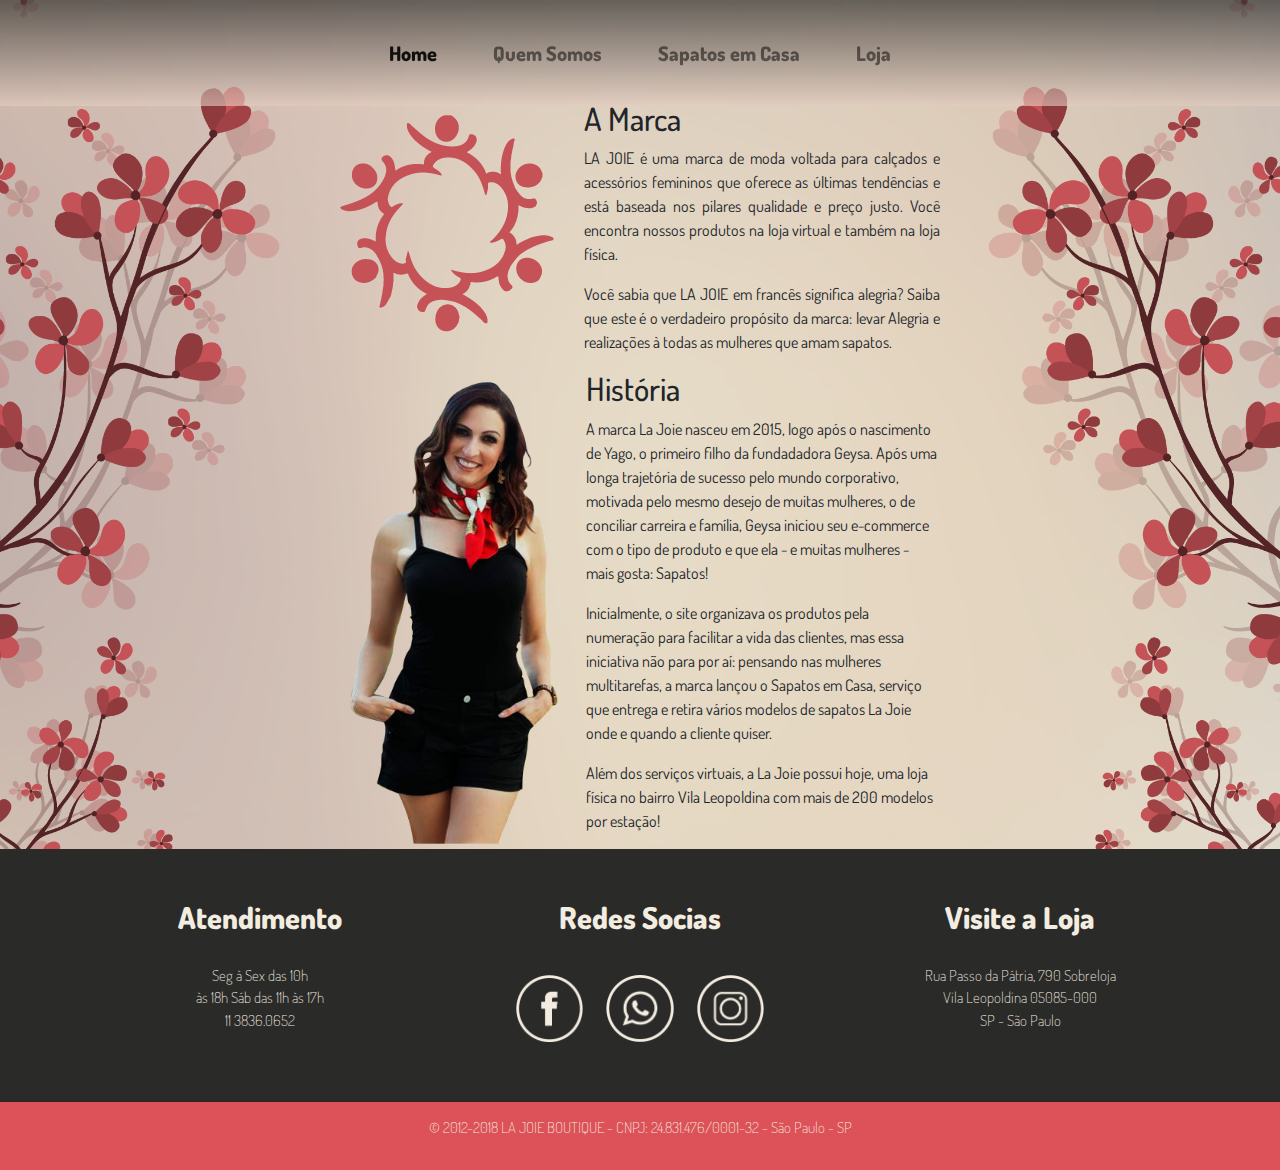
<file: LaJoieBoutique-master/quemsomos.html>
<!DOCTYPE html>
<html>

<head>

    <meta charset="utf-8" />
    <meta http-equiv="X-UA-Compatible" content="IE=edge">
    <title>La Joie Boutique</title>
    <link rel="shortcut icon" href="imgs/icon1.png">
    <meta name="viewport" content="width=device-width, initial-scale=1">
    <link href="https://fonts.googleapis.com/css?family=Dosis:300,400,600,700|Poiret+One" rel="stylesheet">

    <link rel="stylesheet" href="https://maxcdn.bootstrapcdn.com/bootstrap/4.1.0/css/bootstrap.min.css">
    <link rel="stylesheet" href="css/style.css" /> 
    <script src="https://ajax.googleapis.com/ajax/libs/jquery/3.3.1/jquery.min.js"></script>
    <script src="https://maxcdn.bootstrapcdn.com/bootstrap/4.1.0/js/bootstrap.min.js"></script>

</head>

<body>

    <nav class="navbar navbar-expand-lg navbar-light bg-transparent fixed-top">
        <div class="container">

            <button style="margin: 0 auto;" class="navbar-toggler" type="button" data-toggle="collapse" data-target="#navr" aria-label="Toggle navigation">
                <span class="navbar-toggler-icon"></span>
            </button>

            <div class="collapse navbar-collapse" id="navr">
                <ul class="navbar-nav mx-auto">
                    <li class="nav-item active">
                        <a class="nav-link" href="index.html">
                            <strong>Home </strong>
                        </a>
                    </li>
                    <li class="nav-item">
                        <a class="nav-link" href="sobre.html">
                            <strong>Quem Somos </strong>
                        </a>
                    </li>
                    <li class="nav-item">
                        <a class="nav-link" href="SapatosemCasa.html">
                            <strong>Sapatos em Casa </strong>
                        </a>
                    </li>
                    <li class="nav-item">
                        <a class="nav-link" href="https://www.comprelajoie.com.br/">
                            <strong>Loja </strong>
                        </a>
                    </li>
                </ul>
            </div>
        </div>
    </nav>
    <main>
        <div class="sobre">
            <div class="sobremarca">
                <div class="responsivo">
                    <img src="imgs/icon1.png" alt="Logotipo Da LaJoile">
                </div>
                <div class="marca">
                    <h2>A Marca</h2>
                    <p class="text-justify">LA JOIE é uma marca de moda voltada para calçados e acessórios femininos que oferece as últimas tendências
                        e está baseada nos pilares qualidade e preço justo. Você encontra nossos produtos na loja virtual
                        e também na loja física.</p>
                    <p class="text-justify">Você sabia que LA JOIE em francês significa alegria? Saiba que este é o verdadeiro propósito da marca:
                        levar Alegria e realizações à todas as mulheres que amam sapatos.</p>
                </div>
            </div>
            <div class="history">
                <img src="imgs/Fundadora.png" alt="Foto da Fundadora da loja">
                <div class="sobrehistory">
                    <h2>História</h2>
                    <pclass="text-justify">A marca La Joie nasceu em 2015, logo após o nascimento de Yago, o primeiro filho da fundadadora Geysa.
                        Após uma longa trajetória de sucesso pelo mundo corporativo, motivada pelo mesmo desejo de muitas
                        mulheres, o de conciliar carreira e família, Geysa iniciou seu e-commerce com o tipo de produto e
                        que ela - e muitas mulheres - mais gosta: Sapatos!</p>
                        <p>Inicialmente, o site organizava os produtos pela numeração para facilitar a vida das clientes, mas
                            essa iniciativa não para por aí: pensando nas mulheres multitarefas, a marca lançou o Sapatos
                            em Casa, serviço que entrega e retira vários modelos de sapatos La Joie onde e quando a cliente
                            quiser.
                        </P>
                        <P> Além dos serviços virtuais, a La Joie possui hoje, uma loja física no bairro Vila Leopoldina com
                            mais de 200 modelos por estação! </p>
                </div>
            </div>
        </div>

    </main>




    <footer class="text-center">
        <div class="footer-above">
            <div class="container">
                <div class="row">
                    <div class="footer-col col-md-4">
                        <h3>Atendimento</h3>
                        <p class="pfooter"> Seg à Sex das 10h
                            <br> às 18h Sáb das 11h às 17h
                            <br> 11 3836.0652
                        </p>
                    </div>
                    <div class="footer-col col-md-4">
                        <h3>Redes Socias</h3>
                        <div class="list-inline">
                            <!-- some social networks -->
                            <a href="https://www.facebook.com/lajoieboutique">
                                <img class="social-icon" src="imgs/face.png">
                            </a>

                            <a href="https://api.whatsapp.com/send?phone=5511998805646&text=A%20La%20Joie%20agradece%20o%20seu%20contato!">
                                <img class="social-icon" src="imgs/whatts.png">
                            </a>

                            <a href="https://www.instagram.com/lajoieboutique/">
                                <img class="social-icon" src="imgs/insta.png">
                            </a>


                        </div>
                    </div>
                    <div class="footer-col col-md-4">
                        <h3>Visite a Loja</h3>
                        <p class="pfooter"> Rua Passo da Pátria, 790 Sobreloja
                            <br> Vila Leopoldina 05085-000
                            <br> SP - São Paulo
                        </p>
                    </div>
                </div>
            </div>
        </div>
        <div class="footer-below">
            <div class="container">
                <div class="row">
                    <div class="col-lg-12">
                        <p class="creditos">© 2012-2018 LA JOIE BOUTIQUE - CNPJ: 24.831.476/0001-32 - São Paulo - SP</p>
                    </div>
                </div>
            </div>
        </div>
    </footer>



    <script src="js/script.js"></script>


</body>

</html>
</file>
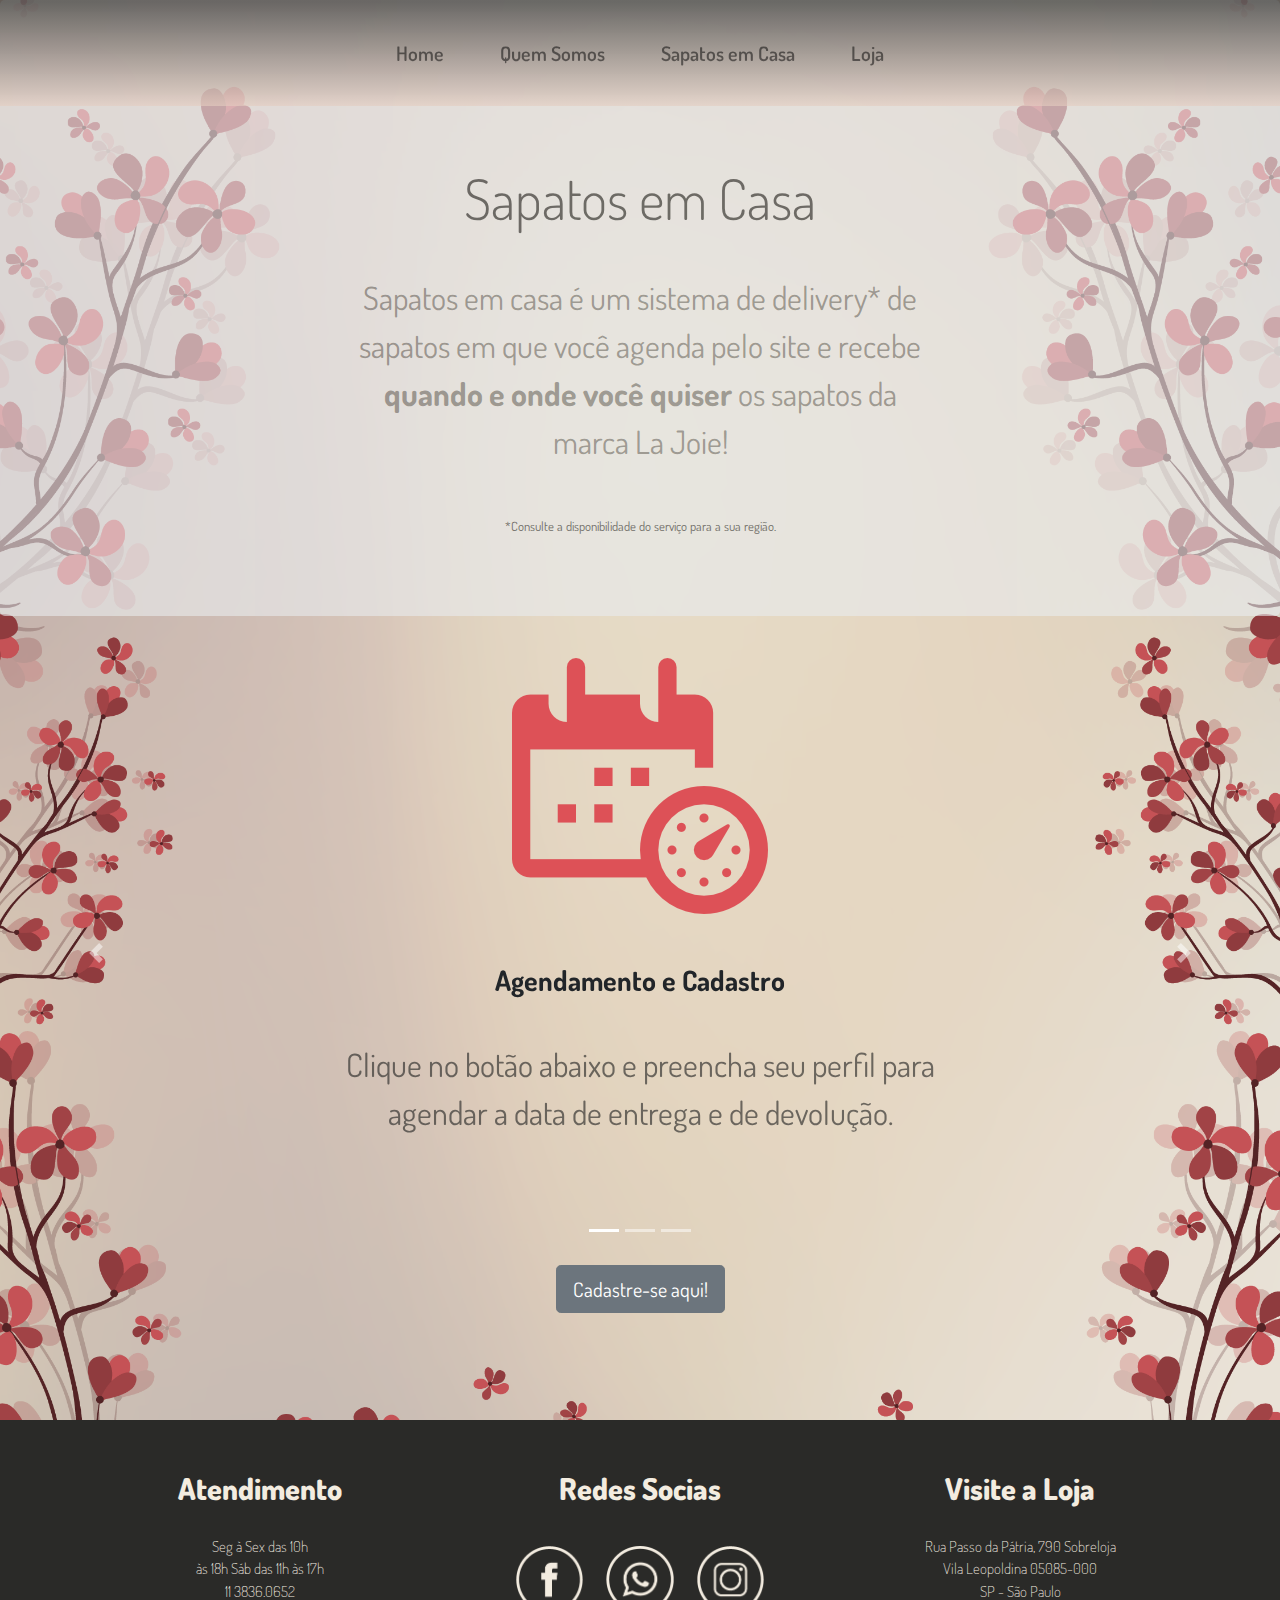
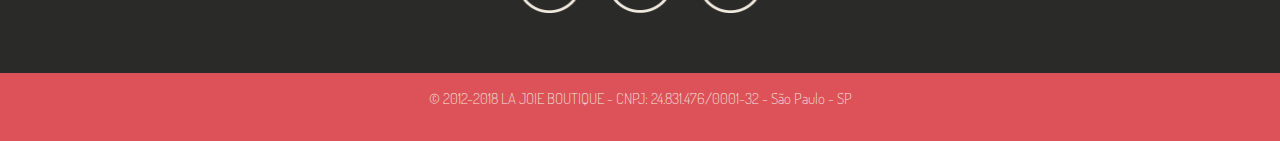
<file: LaJoieBoutique-master/sapatosemcasa.html>
<!DOCTYPE html>
<html>

<head>

    <meta charset="utf-8" />
    <meta http-equiv="X-UA-Compatible" content="IE=edge">
    <title>La Joie Boutique</title>
    <link rel="shortcut icon" href="imgs/icon1.png">
    <meta name="viewport" content="width=device-width, initial-scale=1">
    <link href="https://fonts.googleapis.com/css?family=Dosis:300,400,600,700|Poiret+One" rel="stylesheet">

    <link rel="stylesheet" href="https://maxcdn.bootstrapcdn.com/bootstrap/4.1.0/css/bootstrap.min.css">
    <link rel="stylesheet" href="css/style.css" />
    <script src="https://ajax.googleapis.com/ajax/libs/jquery/3.3.1/jquery.min.js"></script>
    <script src="https://maxcdn.bootstrapcdn.com/bootstrap/4.1.0/js/bootstrap.min.js"></script>

</head>

<body>

<nav class="navbar navbar-expand-lg navbar-light bg-transparent fixed-top">

    <div class="container">

        <button style="margin: 0 auto;" class="navbar-toggler" type="button" data-toggle="collapse" data-target="#navr" aria-label="Toggle navigation">
        <span class="navbar-toggler-icon"></span>
        </button>

        <div class="collapse navbar-collapse" id="navr">
            <ul class="navbar-nav mx-auto text-center">
                <li class="nav-item">
                    <a class="nav-link" href="index.html">
                    Home
                    </a>
                </li>

                <li class="nav-item">
                    <a class="nav-link" href="quemsomos.html">
                    Quem Somos
                    </a>
                </li>

                <li class="nav-item">
                    <a class="nav-link" href="sapatosemcasa.html">
                    Sapatos em Casa
                    </a>
                </li>

                <li class="nav-item">
                    <a class="nav-link" href="https://www.comprelajoie.com.br/">
                    Loja
                    </a>
                </li>

            </ul>
        </div>
    </div>
</nav>

    <section>

        <div class="jumbotron" style="opacity:0.6">
            
            <h3 class="display-4">Sapatos em Casa</h3>
            <p class="lead" id="shoes">Sapatos em casa é um sistema de delivery* de sapatos em que você agenda pelo site e recebe <strong>quando e onde você quiser</strong> os sapatos da <br> marca La Joie!</p>
            <p class="small">*Consulte a disponibilidade do serviço para a sua região.</p>
       
    </div>

        <div id="carouselExampleIndicators" class="carousel slide" data-ride="carousel" style="min-height:50vh">
            <ol class="carousel-indicators">
                <li data-target="#carouselExampleIndicators" data-slide-to="0" class="active"></li>
                <li data-target="#carouselExampleIndicators" data-slide-to="1"></li>
                <li data-target="#carouselExampleIndicators" data-slide-to="2"></li>
            </ol>
    
            <div class="carousel-inner">
    
                <div class="carousel-item active" id="img" class="w-30 h-30">
                    <img class="d-block w-30 h-100" src="imgs/calendar.png" style="margin:0 auto; margin-top:80px">
                    <h3 class="display-5" style="text-align:center; margin-top:50px">Agendamento e Cadastro</h3>
                    <p class="lead" style="text-align:center">Clique no botão abaixo e preencha seu perfil para agendar a data de entrega e de devolução.</p>
    
                </div>
                <div class="carousel-item">
                    <img class="d-block w-30 h-30 " id="img " src="imgs/delivery.png " style="margin:0 auto; margin-top:80px ">
                    <h3 class="display-5 " style="text-align:center; margin-top:50px">Receba e Experimente</h3>
                    <p class="lead" style="text-align:center">Receba e experimente seus sapatos <br>no melhor dia e lugar para você.</p>
                </div>
    
                <div class="carousel-item">
                    <img class="d-block w-30 h-30" id="img" src="imgs/pay.png" style="margin:0 auto; margin-top:80px">
                    <h3 class="display-5" style="text-align:center; margin-top:50px">Pagamento e Devolução</h3>
                    <p class="lead" style="text-align:center">Depois que você escolheu os seus pares favoritos, é só devolver os pares excedentes e realizar o pagamento!</p>
                </div>
            </div>
    
            <a class="carousel-control-prev" href="#carouselExampleIndicators" role="button" data-slide="prev">
                <span class="carousel-control-prev-icon" aria-hidden="true"></span>
                <span class="sr-only">Previous</span>
            </a>
    
            <a class="carousel-control-next" href="#carouselExampleIndicators" role="button" data-slide="next">
                <span class="carousel-control-next-icon" aria-hidden="true"></span>
                <span class="sr-only">Next</span>
            </a>
        </div>
    
        <div class="btn">
        <a href="https://jrs6.typeform.com/to/YsBOYS" target="blank" id="btnCad">
            <button type="button" class="btn btn-secondary btn-lg center-block">Cadastre-se aqui!</button>
        </a>
    </div>

    </section>

    <footer class="text-center">
        <div class="footer-above">
            <div class="container">
                <div class="row">
                    <div class="footer-col col-md-4">
                        <h3>Atendimento</h3>
                        <p class="pfooter"> Seg à Sex das 10h
                            <br> às 18h Sáb das 11h às 17h
                            <br> 11 3836.0652
                        </p>
                    </div>
                    <div class="footer-col col-md-4">
                        <h3>Redes Socias</h3>
                        <div class="list-inline">
                            <!-- some social networks -->
                            <a href="https://www.facebook.com/lajoieboutique">
                                <img class="social-icon" src="imgs/face.png">
                            </a>
    
                            <a href="https://api.whatsapp.com/send?phone=5511998805646&text=A%20La%20Joie%20agradece%20o%20seu%20contato!">
                                <img class="social-icon" src="imgs/whatts.png">
                            </a>
    
                            <a href="https://www.instagram.com/lajoieboutique/">
                                <img class="social-icon" src="imgs/insta.png">
                            </a>
    
    
                        </div>
                    </div>
                    <div class="footer-col col-md-4">
                        <h3>Visite a Loja</h3>
                        <p class="pfooter"> Rua Passo da Pátria, 790 Sobreloja
                            <br> Vila Leopoldina 05085-000
                            <br> SP - São Paulo
                        </p>
                    </div>
                </div>
            </div>
        </div>
        <div class="footer-below">
            <div class="container">
                <div class="row">
                    <div class="col-lg-12">
                        <p class="creditos">© 2012-2018 LA JOIE BOUTIQUE - CNPJ: 24.831.476/0001-32 - São Paulo - SP</p>
                    </div>
                </div>
            </div>
        </div>
    </footer>

    <script src="js/script.js"></script>


</body>

</html>
</file>
<file: LaJoieBoutique-master/css/style.css>
*{
  
    font-family: 'Poiret One',cursive;

    font-family: 'Dosis', sans-serif;
}

html,
body {
    width: 100%;
    height: 100%;
    
}

body { 
    /* The image used */
    background-image: url("../imgs/background.png");

    /* Set a specific height */
    height: 500px; 

    /* Create the parallax scrolling effect */
    background-attachment: fixed;
    background-position: center;
    background-repeat: no-repeat;
    background-size: cover;
}

/* NAVBAR */

.navbar-nav li a:hover {
    color:#dc5258 !important;
}

.navbar{
    padding: 30px;
    border-width: 0px;
    -webkit-box-shadow: 0px 0px;
    box-shadow: 0px 0px;
    background-color: rgba(0,0,0,0.0);
    background-image: -webkit-gradient(linear, 50.00% 0.00%, 50.00% 100.00%, color-stop( 0% , rgba(0,0,0,0.00)),color-stop( 100% , rgba(0,0,0,0.00)));
    background-image: -webkit-linear-gradient(270deg,rgba(0,0,0,0.00) 0%,rgba(0,0,0,0.00) 100%);
    background-image: linear-gradient(180deg,rgba(0,0,0,0.00) 0%,rgba(0,0,0,0.00) 100%);
    knob 
    background: rgba(42,42,40,0.65);
    background: -moz-linear-gradient(top, rgba(42,42,40,0.65) 0%, rgba(42,42,40,0.65) 2%, rgba(226,203,191,0.63) 99%, rgba(228,205,193,0.63) 100%);
    background: -webkit-gradient(left top, left bottom, color-stop(0%, rgba(42,42,40,0.65)), color-stop(2%, rgba(42,42,40,0.65)), color-stop(99%, rgba(226,203,191,0.63)), color-stop(100%, rgba(228,205,193,0.63)));
    background: -webkit-linear-gradient(top, rgba(42,42,40,0.65) 0%, rgba(42,42,40,0.65) 2%, rgba(226,203,191,0.63) 99%, rgba(228,205,193,0.63) 100%);
    background: -o-linear-gradient(top, rgba(42,42,40,0.65) 0%, rgba(42,42,40,0.65) 2%, rgba(226,203,191,0.63) 99%, rgba(228,205,193,0.63) 100%);
    background: -ms-linear-gradient(top, rgba(42,42,40,0.65) 0%, rgba(42,42,40,0.65) 2%, rgba(226,203,191,0.63) 99%, rgba(228,205,193,0.63) 100%);
    background: linear-gradient(to bottom, rgba(42,42,40,0.65) 0%, rgba(42,42,40,0.65) 2%, rgba(226,203,191,0.63) 99%, rgba(228,205,193,0.63) 100%);
    filter: progid:DXImageTransform.Microsoft.gradient( startColorstr='#2a2a28', endColorstr='#e4cdc1', GradientType=0 );

}

li{
    font-family: 'Dosis';
    font-size: 20px;
    font-weight: 600;
    box-sizing: border-box;
    margin: 0 20px;
    color: rgba(4, 4, 4, 1);
}

/* HEADER */

.brand-logo{
    text-align: center;
    width: 40%;
    margin: 40px;
    margin-top: 130px;
} 

#marca{
    text-align: center;
}

.svg-wrapper {
    position: relative;
    top: 50%;
    transform: translateY(-50%);
    margin: 0 auto;
    width: 380px;  
  }
  .shape {
    stroke-dasharray: 140 540;
    stroke-dashoffset: -474;
    stroke-width: 8px;
    fill: transparent;
    stroke:  rgba(220, 82, 88, 1);
    border-bottom: 5px solid black;
    transition: stroke-width 1s, stroke-dashoffset 1s, stroke-dasharray 1s;
  }
  .text {
    font-family: 'Poiret One';
    font-size: 12px;
    line-height: 30px;
    letter-spacing: 5px;
    color: rgba(42, 42, 40, 1);
    top: -50px;
    position: relative;
  }
  .svg-wrapper:hover .shape {
    stroke-width: 2px;
    stroke-dashoffset: 0;
    stroke-dasharray: 760;
  }

/* CAROUSEL */

.carousel-item{
    max-height: 600px;
    margin-left: auto;
    margin-right: auto;
    width: auto;
    top: -70px;    
}

@media(max-width:720px){
   .carousel-item{
    top:0px;
    width: 100%;
    font-size:12px;
    background-size:cover;
   } 
}


/* CONTEUDO  */


.conteudo{
    display: flex;
    flex-direction: column;
    align-items: center;
    width: 500px;
    margin: 0 auto;
    text-align: center;
    justify-content: center;

}

.conteudo h1{

    font-family: 'Dosis';
    font-size: 40px;
    font-weight: 600;
    color: rgba(42, 42, 40, 1);
}

#leadfalse {
    font-size: 1.25rem;
    font-weight: 400;
    color: rgba(42, 42, 40, 0.652);
}

/* FOOTER */

.lead {
    font-size: 1.25rem;
    font-weight: 400;
    padding: 35px;
    color: rgba(42, 42, 40, 0.652);
}


footer {
    color:rgba(243, 236, 224, 1);
}

footer h3 {
    margin-bottom: 30px;
    font-family: "Dosis";
    font-size: 30px;
    font-weight: 800;

}

.pfooter{
    font-size: 15px;
    font-weight: 100;

}

footer .footer-above {
    padding-top: 50px;
    background-color: rgba(42, 42, 40, 1);
}

footer .footer-col {
    margin-bottom: 50px;
}

footer .social-icon {
    width: 25%;
    padding: 10px;
}

footer .footer-below {
    font-family: "Dosis";
    font-size: 15px;
    font-weight: 100;
    padding: 15px 0px;
    background-color: rgba(220, 82, 88, 1);
}

/* teste */


/*Início da estilização do Sapatos em Casa*/

.display-4{
    margin-top:100px;
    margin-right: 200px;
    margin-left: 200px;
    text-align: center;
 }

.small, .display-4, .display-5 {
    margin-right:150px;
    margin-left:150px;
    text-align: center;
} 

h3 {
    font-weight: bold;
}

.lead {
    margin-right: 280px;
    margin-left: 280px;
    text-align:center;
    font-size: 32px;
}

section {
    padding-bottom: 100px;
}

.btn {
    display: block;
    max-width: 300px;
    margin: 0 auto;
}


 @media(max-width:320px){
    .lead {
        font-size: 24px;
        margin:0 auto;
}

.display-4, .display-5 {
    margin-top: 50px;
    font-size: 28px;
    font-weight: bold;
    margin: 0 auto;
}

.small {
    font-size: 12px;
    margin: 0 auto;
}
    
    img {
        width:40%;
        margin-top: 10px;
    }
    .carousel-item {
        width: 80%;
        margin: 0 auto;
        margin-top: 0;
    }

    #carouselExampleIndicators {
        width: 80%;
        margin: 0 auto;
        margin-top: 0;
    }
 }

 /* FInal da estilização do Sapatos em Casa */

 /* Começo da estilização do SOBRE */
.sobre {
    margin-top: 100px;
}

.sobremarca {
    display: flex;
    margin: 0 auto;
    max-width: 600px;
}

.responsivo  img {
    margin-top: 15px;
}

.marca {
    margin-left: 30px;
}

.history {
    display: flex;
    max-width: 600px;
    margin: 0 auto;
}

.history img {
    height: 474px;
}

.sobrehistory {
    display: flex;
    flex-direction: column;
    justify-content: center;
    width: 485px;
    margin-left: 15px;
}

@media (max-width: 768px){

}

@media (max-width: 320px){
    .responsivo {
        text-align: center;
    }
    
    
    .sobremarca{
    display: block;
    }

    .marca {
        text-align: center;
    }

    .history{
        flex-direction: column;
    }

    .history img {
        width: 50%;
        height: 50%;
        margin: 0 auto;
    }

    .sobrehistory{
    display: block;
    width: auto;
    text-align: center;
    }
}
 /* FINAL ESTILIZAÇÂO DO SOBRE */
</file>
